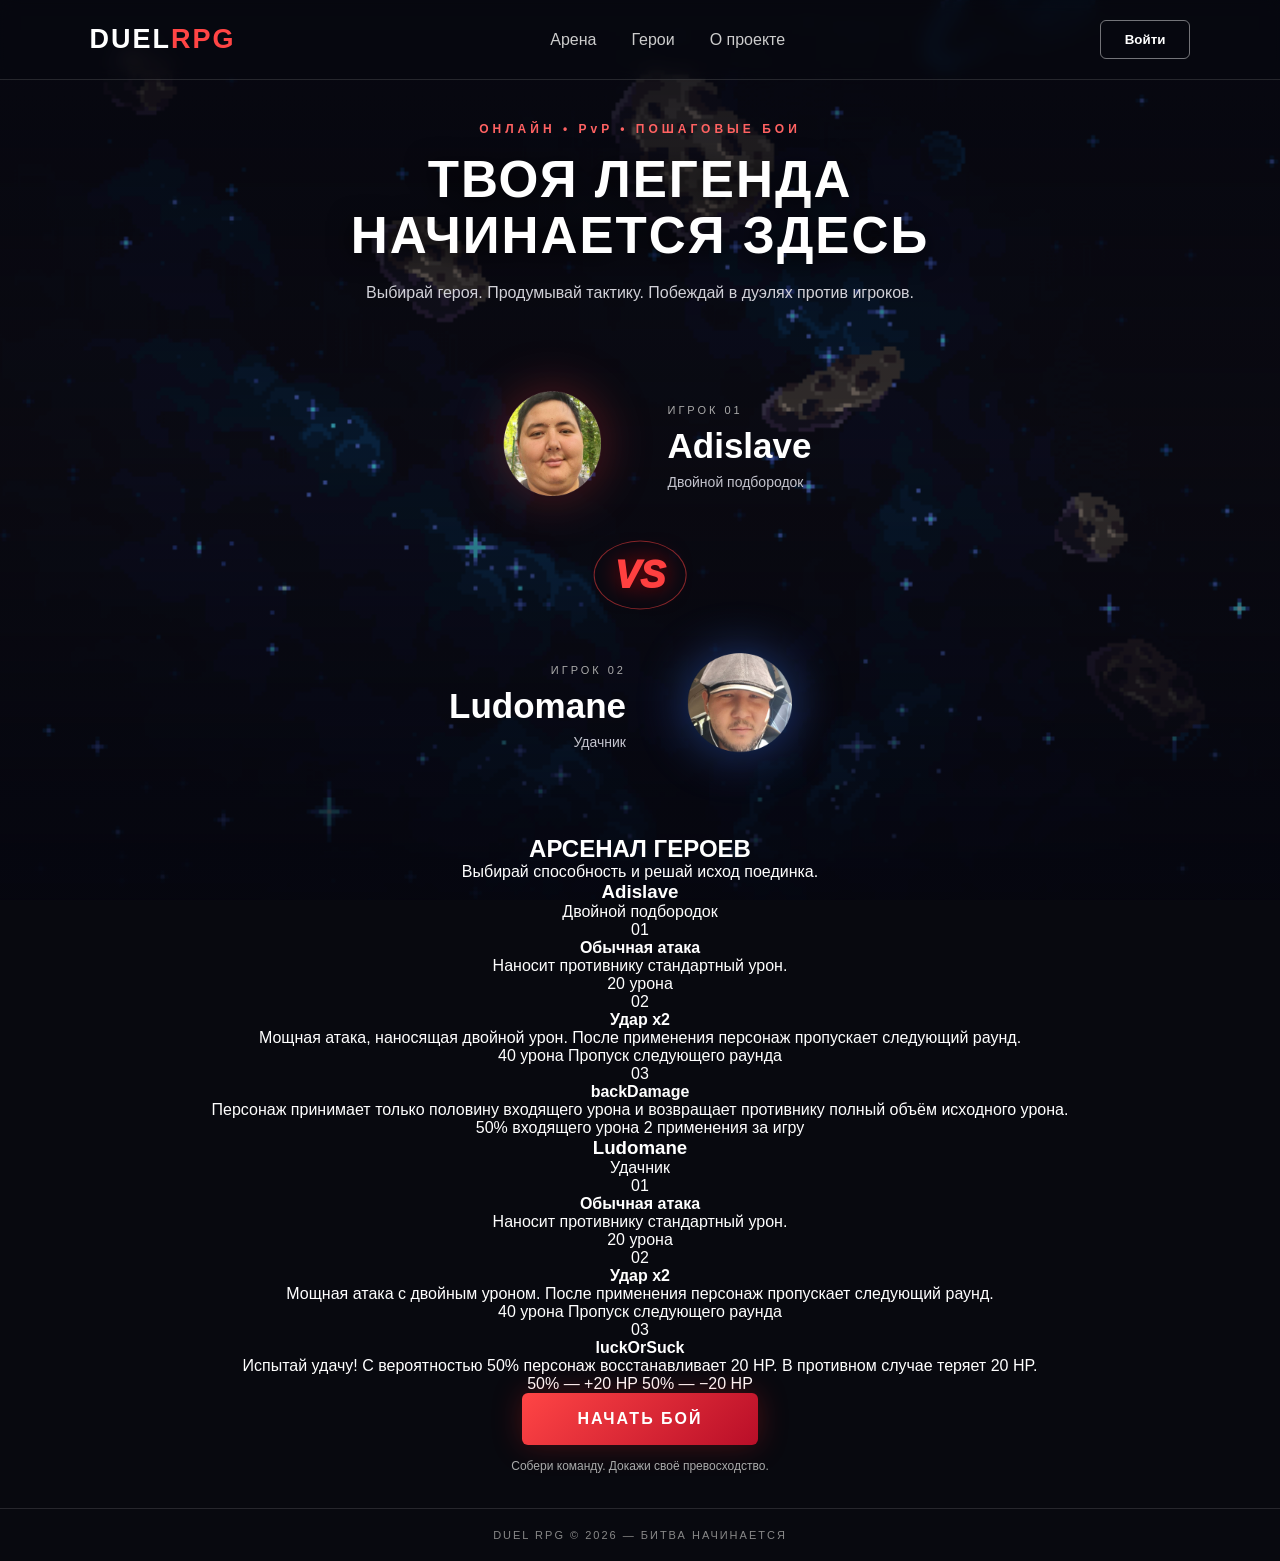
<file: index.html>
<!DOCTYPE html>
<html lang="ru">
<head>
    <meta charset="UTF-8">
    <meta name="viewport" content="width=device-width, initial-scale=1.0">
    <title>DUEL RPG — Арена</title>
    <link rel="stylesheet" href="style.css">
</head>
<body>

    <div class="background"></div>
    <div class="overlay"></div>

    <header class="header">
        <a class="logo" href="#">DUEL<span>RPG</span></a>

        <nav>
            <a href="#arena">Арена</a>
            <a href="#heroes">Герои</a>
            <a href="#about">О проекте</a>
        </nav>

        <button class="login-btn">Войти</button>
    </header>

    <main class="main" id="arena">

        <div class="intro">
            <p class="subtitle">ОНЛАЙН • PvP • ПОШАГОВЫЕ БОИ</p>
            <h1>ТВОЯ ЛЕГЕНДА<br>НАЧИНАЕТСЯ ЗДЕСЬ</h1>
            <p class="description">
                Выбирай героя. Продумывай тактику.
                Побеждай в дуэлях против игроков.
            </p>
        </div>

        <section class="arena" id="heroes">

            <div class="hero hero-top">
                <img src="assets/hero-top.png" alt="Adislave">
                <div class="hero-info">
                    <span class="hero-label">ИГРОК 01</span>
                    <h2>Adislave</h2>
                    <p>Двойной подбородок</p>
                </div>
            </div>

            <div class="versus">VS</div>

            <div class="hero hero-bottom">
                <img src="assets/hero-bottom.png" alt="Ludomane">
                <div class="hero-info">
                    <span class="hero-label">ИГРОК 02</span>
                    <h2>Ludomane</h2>
                    <p>Удачник</p>
                </div>
            </div>

        </section>

        <section class="abilities">
            <h2>АРСЕНАЛ ГЕРОЕВ</h2>
            <p class="section-description">
                Выбирай способность и решай исход поединка.
            </p>

            <div class="ability-columns">

                <div class="ability-group">
                    <h3>Adislave</h3>
                    <p class="ability-subtitle">Двойной подбородок</p>

                    <article class="ability-card">
                        <span class="ability-number">01</span>
                        <h4>Обычная атака</h4>
                        <p>Наносит противнику стандартный урон.</p>
                        <span class="damage">20 урона</span>
                    </article>

                    <article class="ability-card">
                        <span class="ability-number">02</span>
                        <h4>Удар x2</h4>
                        <p>
                            Мощная атака, наносящая двойной урон.
                            После применения персонаж пропускает
                            следующий раунд.
                        </p>
                        <span class="damage">40 урона</span>
                        <span class="penalty">Пропуск следующего раунда</span>
                    </article>

                    <article class="ability-card">
                        <span class="ability-number">03</span>
                        <h4>backDamage</h4>
                        <p>
                            Персонаж принимает только половину
                            входящего урона и возвращает противнику
                            полный объём исходного урона.
                        </p>
                        <span class="damage">50% входящего урона</span>
                        <span class="ability-limit">2 применения за игру</span>
                    </article>
                </div>

                <div class="ability-group">
                    <h3>Ludomane</h3>
                    <p class="ability-subtitle">Удачник</p>

                    <article class="ability-card">
                        <span class="ability-number">01</span>
                        <h4>Обычная атака</h4>
                        <p>Наносит противнику стандартный урон.</p>
                        <span class="damage">20 урона</span>
                    </article>

                    <article class="ability-card">
                        <span class="ability-number">02</span>
                        <h4>Удар x2</h4>
                        <p>
                            Мощная атака с двойным уроном.
                            После применения персонаж пропускает
                            следующий раунд.
                        </p>
                        <span class="damage">40 урона</span>
                        <span class="penalty">Пропуск следующего раунда</span>
                    </article>

                    <article class="ability-card">
                        <span class="ability-number">03</span>
                        <h4>luckOrSuck</h4>
                        <p>
                            Испытай удачу! С вероятностью 50%
                            персонаж восстанавливает 20 HP.
                            В противном случае теряет 20 HP.
                        </p>
                        <span class="healing">50% — +20 HP</span>
                        <span class="damage">50% — −20 HP</span>
                    </article>
                </div>

            </div>
        </section>

        
<div class="actions">
    
<button class="play-btn" onclick="window.location.href='room.html'">
    НАЧАТЬ БОЙ
</button>


    <p>Собери команду. Докажи своё превосходство.</p>
</div>


    </main>

    <footer id="about">
        DUEL RPG © 2026 — БИТВА НАЧИНАЕТСЯ
    </footer>

</body>
</html>
</file>
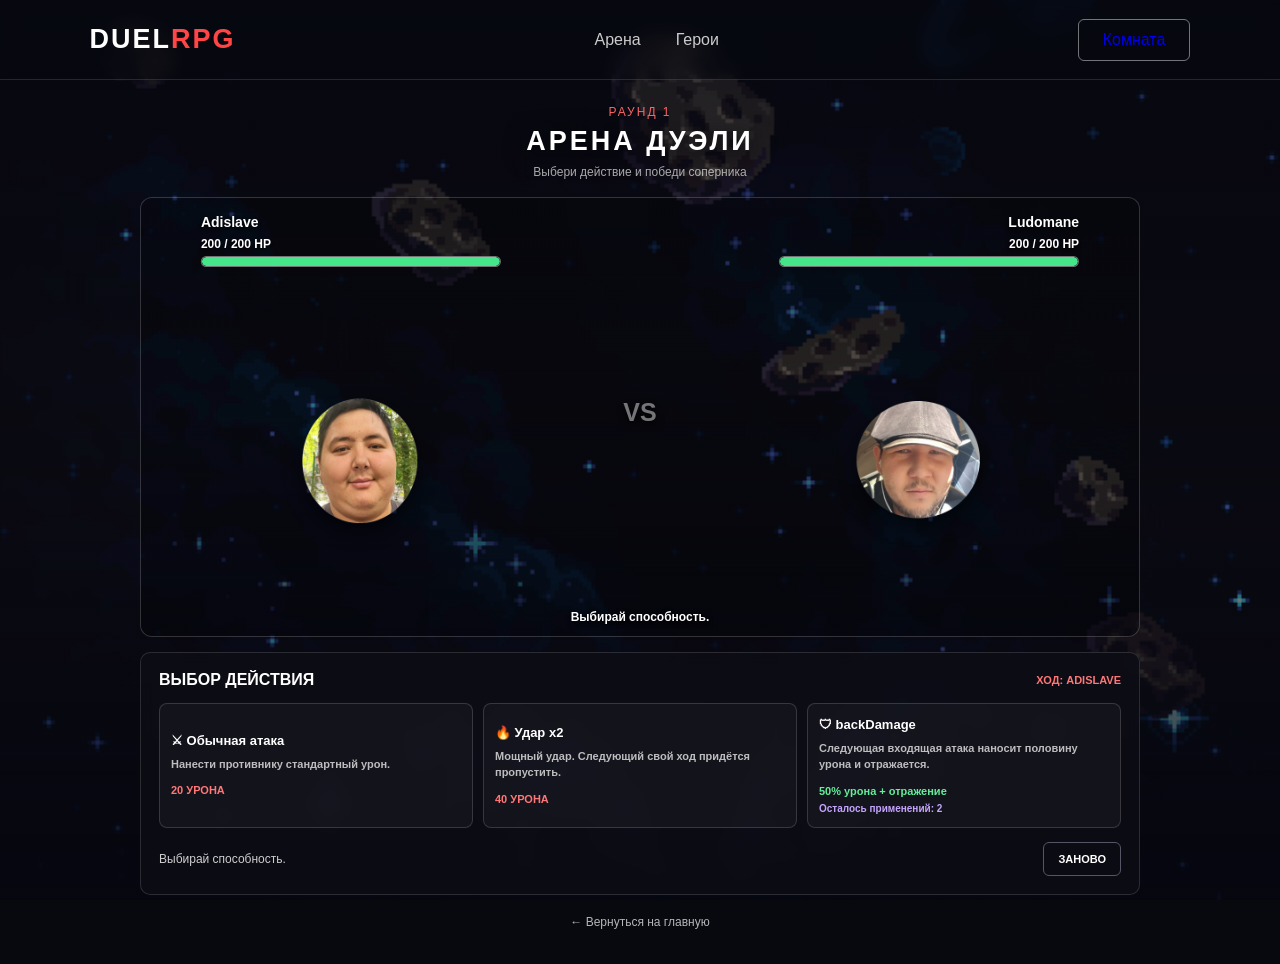
<file: battle.html>
<!DOCTYPE html>
<html lang="ru">
<head>
    <meta charset="UTF-8">
    <meta name="viewport" content="width=device-width, initial-scale=1.0">
    <title>DUEL RPG — Битва</title>
    <link rel="stylesheet" href="style.css">

    <style>
        * {
            box-sizing: border-box;
        }

        body {
            min-height: 100vh;
            margin: 0;
            color: white;
        }

        .battle-page {
            position: relative;
            z-index: 2;
            width: min(1000px, 94%);
            margin: 25px auto 35px;
        }

        .battle-heading {
            text-align: center;
            margin-bottom: 18px;
        }

        .battle-heading h1 {
            font-size: 27px;
            letter-spacing: 3px;
            margin: 8px 0;
        }

        .round-label {
            color: #ff6565;
            font-size: 12px;
            letter-spacing: 2px;
        }

        /* Поле боя */

        .battlefield {
            position: relative;
            height: clamp(290px, 48vw, 440px);
            overflow: hidden;
            border: 1px solid rgba(255,255,255,.18);
            border-radius: 12px;
            background: rgba(0,0,0,.16);
        }

        .battle-ground {
            position: absolute;
            inset: 0;
            background: linear-gradient(
                to bottom,
                rgba(5,5,12,.04) 45%,
                rgba(5,5,12,.35) 100%
            );
            pointer-events: none;
        }

        .battle-hud {
            position: absolute;
            top: 16px;
            left: 50%;
            transform: translateX(-50%);
            width: 88%;
            display: flex;
            justify-content: space-between;
            align-items: flex-start;
            gap: 20px;
            z-index: 3;
        }

        .fighter-hud {
            width: 42%;
            max-width: 300px;
        }

        .fighter-hud.right {
            text-align: right;
        }

        .fighter-name {
            font-size: 14px;
            font-weight: 800;
            margin-bottom: 7px;
            text-shadow: 0 2px 5px #000;
        }

        .hp-numbers {
            font-size: 12px;
            font-weight: bold;
            margin-bottom: 5px;
            text-shadow: 0 2px 4px #000;
        }

        .hp-track {
            height: 11px;
            background: rgba(0,0,0,.8);
            border: 1px solid rgba(255,255,255,.45);
            border-radius: 10px;
            overflow: hidden;
        }

        .hp-fill {
            width: 100%;
            height: 100%;
            background: #45e58a;
            border-radius: 10px;
            transition: width .3s ease, background .3s ease;
        }

        .fighter-hud.right .hp-fill {
            margin-left: auto;
        }

        .fighter {
            position: absolute;
            bottom: 7%;
            width: 34%;
            height: 65%;
            display: flex;
            align-items: flex-end;
            justify-content: center;
            z-index: 2;
            transition: filter .15s;
        }

        .fighter.left {
            left: 5%;
        }

        .fighter.right {
            right: 5%;
        }

        .fighter img {
            display: block;
            max-width: 100%;
            max-height: 100%;
            width: 100%;
            height: 100%;
            object-fit: contain;
            object-position: center bottom;
            filter: drop-shadow(0 8px 9px rgba(0,0,0,.55));
        }

        .fighter.hit {
            filter: brightness(2) sepia(1) saturate(5);
        }

        .fighter.attack-left {
            animation: attackLeft .35s ease;
        }

        .fighter.attack-right {
            animation: attackRight .35s ease;
        }

        @keyframes attackLeft {
            50% { transform: translateX(35px); }
        }

        @keyframes attackRight {
            50% { transform: translateX(-35px); }
        }

        /* Снаряд */

        .projectile {
            position: absolute;
            z-index: 5;
            width: 55px;
            height: 55px;
            object-fit: contain;
            pointer-events: none;
            display: none;
            filter: drop-shadow(0 0 9px rgba(255,80,50,.8));
        }

        .projectile.fly {
            display: block;
            animation: projectileFly .42s linear forwards;
        }

        @keyframes projectileFly {
            from {
                left: var(--start-x);
                top: var(--start-y);
                transform: rotate(0deg) scale(.7);
            }
            to {
                left: var(--end-x);
                top: var(--end-y);
                transform: rotate(360deg) scale(1.1);
            }
        }

        .battle-vs {
            position: absolute;
            top: 49%;
            left: 50%;
            transform: translate(-50%, -50%);
            font-size: 25px;
            font-weight: 900;
            color: rgba(255,255,255,.45);
            text-shadow: 0 2px 10px #000;
        }

        .battle-message {
            position: absolute;
            left: 50%;
            bottom: 12px;
            transform: translateX(-50%);
            width: 90%;
            text-align: center;
            font-size: 12px;
            font-weight: bold;
            text-shadow: 0 2px 5px #000;
            z-index: 6;
        }

        /* Панель действий */

        .battle-panel {
            margin-top: 15px;
            padding: 18px;
            border: 1px solid rgba(255,255,255,.13);
            border-radius: 10px;
            background: rgba(13,13,21,.88);
            backdrop-filter: blur(8px);
        }

        .turn-heading {
            display: flex;
            justify-content: space-between;
            align-items: center;
            gap: 10px;
            margin-bottom: 14px;
        }

        .turn-heading h2 {
            font-size: 16px;
            margin: 0;
        }

        .turn-badge {
            color: #ff7777;
            font-size: 11px;
            font-weight: bold;
        }

        .action-grid {
            display: grid;
            grid-template-columns: repeat(3, minmax(0, 1fr));
            gap: 10px;
        }

        .action-card {
            min-width: 0;
            min-height: 112px;
            padding: 13px 11px;
            text-align: left;
            color: white;
            background: rgba(255,255,255,.035);
            border: 1px solid rgba(255,255,255,.15);
            border-radius: 8px;
            cursor: pointer;
            transition: .2s;
        }

        .action-card:hover:not(:disabled) {
            border-color: #ff4141;
            background: rgba(255,65,65,.09);
            transform: translateY(-2px);
        }

        .action-card:disabled {
            opacity: .4;
            cursor: not-allowed;
        }

        .action-card strong {
            display: block;
            font-size: 13px;
            margin-bottom: 8px;
        }

        .action-card p {
            font-size: 11px;
            line-height: 1.5;
            opacity: .72;
            margin: 0 0 10px;
        }

        .action-damage {
            color: #ff7777;
            font-size: 11px;
            font-weight: bold;
        }

        .action-heal {
            color: #65ef9b;
            font-size: 11px;
            font-weight: bold;
        }

        .action-limit {
            color: #c6a5ff;
            font-size: 10px;
            display: block;
            margin-top: 5px;
        }

        .battle-bottom {
            display: flex;
            justify-content: space-between;
            align-items: center;
            gap: 10px;
            margin-top: 14px;
        }

        .battle-status {
            font-size: 12px;
            line-height: 1.5;
            opacity: .8;
        }

        .reset-btn {
            padding: 10px 14px;
            background: transparent;
            color: white;
            border: 1px solid #555565;
            border-radius: 6px;
            cursor: pointer;
            font-size: 11px;
        }

        .reset-btn:hover {
            border-color: #ff4141;
        }

        .back-home {
            display: block;
            margin: 20px 0;
            text-align: center;
            color: white;
            text-decoration: none;
            font-size: 12px;
            opacity: .7;
        }

        .back-home:hover {
            opacity: 1;
        }

        @media (max-width: 600px) {
            .battle-page {
                margin-top: 15px;
            }

            .battle-heading h1 {
                font-size: 22px;
            }

            .battlefield {
                height: 330px;
            }

            .fighter {
                width: 43%;
                height: 57%;
                bottom: 9%;
            }

            .fighter.left {
                left: 0;
            }

            .fighter.right {
                right: 0;
            }

            .battle-hud {
                width: 92%;
                top: 12px;
                gap: 12px;
            }

            .fighter-name {
                font-size: 12px;
            }

            .hp-track {
                height: 9px;
            }

            .action-grid {
                grid-template-columns: 1fr;
            }

            .action-card {
                min-height: 0;
                padding: 12px;
            }

            .action-card p {
                margin-bottom: 6px;
            }

            .battle-panel {
                padding: 13px;
            }
        }
    </style>
</head>

<body>
    <div class="background"></div>
    <div class="overlay"></div>

    <header class="header">
        <a class="logo" href="index.html">DUEL<span>RPG</span></a>
        <nav>
            <a href="index.html#arena">Арена</a>
            <a href="index.html#heroes">Герои</a>
        </nav>
        <a class="login-btn" href="room.html"
           style="text-decoration:none">Комната</a>
    </header>

    <main class="battle-page">

        <div class="battle-heading">
            <p class="round-label" id="roundLabel">РАУНД 1</p>
            <h1>АРЕНА ДУЭЛИ</h1>
            <p style="font-size:12px;opacity:.65">
                Выбери действие и победи соперника
            </p>
        </div>

        <section class="battlefield" id="battlefield">

            <div class="battle-ground"></div>

            <div class="battle-hud">
                <div class="fighter-hud">
                    <div class="fighter-name">Adislave</div>
                    <div class="hp-numbers" id="hpText1">200 / 200 HP</div>
                    <div class="hp-track">
                        <div class="hp-fill" id="hpBar1"></div>
                    </div>
                </div>

                <div class="fighter-hud right">
                    <div class="fighter-name">Ludomane</div>
                    <div class="hp-numbers" id="hpText2">200 / 200 HP</div>
                    <div class="hp-track">
                        <div class="hp-fill" id="hpBar2"></div>
                    </div>
                </div>
            </div>

            <div class="fighter left" id="fighter1">
                <img src="assets/hero-top.png" alt="Adislave">
            </div>

            <div class="battle-vs">VS</div>

            <div class="fighter right" id="fighter2">
                <img src="assets/hero-bottom.png" alt="Ludomane">
            </div>

            <!-- Путь к твоему изображению снаряда -->
            <img class="projectile"
                 id="projectile"
                 if (attacker === "left") {
    projectile.src = "assets/adislave-projectile.png";
} else {
    projectile.src = "assets/ludomane-projectile.png";
}
                 alt="Снаряд">

            <div class="battle-message" id="battleMessage">
                Adislave, выбери действие!
            </div>
        </section>

        <section class="battle-panel">
            <div class="turn-heading">
                <h2>ВЫБОР ДЕЙСТВИЯ</h2>
                <span class="turn-badge" id="turnBadge">ХОД: ADISLAVE</span>
            </div>

            <div class="action-grid" id="actionGrid">

                <button class="action-card" data-action="normal">
                    <strong>⚔ Обычная атака</strong>
                    <p>Нанести противнику стандартный урон.</p>
                    <span class="action-damage">20 УРОНА</span>
                </button>

                <button class="action-card" data-action="double">
                    <strong>🔥 Удар x2</strong>
                    <p>Мощный удар. Следующий свой ход придётся пропустить.</p>
                    <span class="action-damage">40 УРОНА</span>
                </button>

                <button class="action-card" data-action="special">
                    <strong id="specialTitle">🛡 backDamage</strong>
                    <p id="specialDescription">
                        Получить половину урона и вернуть полный урон.
                    </p>
                    <span class="action-heal" id="specialEffect">
                        Защита и отражение
                    </span>
                    <span class="action-limit" id="specialLimit">
                        Осталось: 2
                    </span>
                </button>

            </div>

            <div class="battle-bottom">
                <div class="battle-status" id="battleStatus">
                    Выбирай способность.
                </div>
                <button class="reset-btn" id="resetButton">
                    ЗАНОВО
                </button>
            </div>
        </section>

        <a class="back-home" href="index.html">
            ← Вернуться на главную
        </a>
    </main>

    <script>
        const initialState = () => ({
            players: [
                {
                    name: "Adislave",
                    hp: 200,
                    maxHp: 200,
                    backUses: 2,
                    guarding: false,
                    skip: false
                },
                {
                    name: "Ludomane",
                    hp: 200,
                    maxHp: 200,
                    backUses: 0,
                    guarding: false,
                    skip: false
                }
            ],
            current: 0,
            round: 1,
            over: false,
            busy: false,
            log: "Выбирай способность."
        });

        let state = initialState();

        const $ = id => document.getElementById(id);

        function render() {
            state.players.forEach((player, i) => {
                const n = i + 1;
                $("hpText" + n).textContent =
                    `${player.hp} / ${player.maxHp} HP`;

                const bar = $("hpBar" + n);
                bar.style.width = (player.hp / player.maxHp * 100) + "%";
                bar.style.background =
                    player.hp > 50 ? "#45e58a" :
                    player.hp > 25 ? "#ffd166" : "#ff4141";
            });

            $("roundLabel").textContent = "РАУНД " + state.round;

            const current = state.players[state.current];
            $("turnBadge").textContent =
                "ХОД: " + current.name.toUpperCase();

            $("battleMessage").textContent = state.log;
            $("battleStatus").textContent = state.log;

            const isAdislave = state.current === 0;

            $("specialTitle").textContent = isAdislave
                ? "🛡 backDamage"
                : "🎲 luckOrSuck";

            $("specialDescription").textContent = isAdislave
                ? "Следующая входящая атака наносит половину урона и отражается."
                : "50% шанс получить +20 HP или потерять 20 HP.";

            $("specialEffect").textContent = isAdislave
                ? "50% урона + отражение"
                : "50% +20 HP / 50% −20 HP";

            $("specialLimit").textContent = isAdislave
                ? "Осталось применений: " + current.backUses
                : "Шанс: 50 на 50";

            document.querySelectorAll(".action-card").forEach(button => {
                button.disabled = state.over || state.busy;
                if (button.dataset.action === "special" &&
                    isAdislave && current.backUses <= 0) {
                    button.disabled = true;
                }
            });

            $("resetButton").disabled = state.busy;
            $("startButton")?.remove();
        }

        function endCheck() {
            const dead = state.players.find(p => p.hp <= 0);
            if (!dead) return false;

            state.over = true;
            const winner = state.players.find(p => p.hp > 0);
            state.log = winner
                ? winner.name + " победил!"
                : "Ничья!";

            document.querySelectorAll(".action-card")
                .forEach(button => button.disabled = true);

            render();
            return true;
        }

        function animateProjectile(fromIndex, callback) {
            const field = $("battlefield");
            const projectile = $("projectile");
            const from = $("fighter" + (fromIndex + 1));
            const to = $("fighter" + (fromIndex === 0 ? 2 : 1));

            const fieldRect = field.getBoundingClientRect();
            const fromRect = from.getBoundingClientRect();
            const toRect = to.getBoundingClientRect();

            const startX = fromRect.left + fromRect.width / 2
                - fieldRect.left - 25;
            const startY = fromRect.top + fromRect.height * .35
                - fieldRect.top - 25;
            const endX = toRect.left + toRect.width / 2
                - fieldRect.left - 25;
            const endY = toRect.top + toRect.height * .35
                - fieldRect.top - 25;

            projectile.style.setProperty("--start-x", startX + "px");
            projectile.style.setProperty("--start-y", startY + "px");
            projectile.style.setProperty("--end-x", endX + "px");
            projectile.style.setProperty("--end-y", endY + "px");

            projectile.classList.remove("fly");
            projectile.style.display = "block";
            void projectile.offsetWidth;
            projectile.classList.add("fly");

            setTimeout(() => {
                projectile.classList.remove("fly");
                projectile.style.display = "none";
                to.classList.add("hit");
                setTimeout(() => to.classList.remove("hit"), 180);
                callback();
            }, 430);
        }

        function attack(action) {
            if (state.over || state.busy) return;

            const attackerIndex = state.current;
            const defenderIndex = attackerIndex === 0 ? 1 : 0;
            const attacker = state.players[attackerIndex];
            const defender = state.players[defenderIndex];

            if (attacker.skip) {
                attacker.skip = false;
                state.log = attacker.name + " пропускает ход после удара x2.";
                nextTurn();
                return;
            }

            if (action === "special" && attackerIndex === 0 &&
                attacker.backUses <= 0) return;

            state.busy = true;

            if (action === "special" && attackerIndex === 0) {
                attacker.backUses--;
                attacker.guarding = true;
                state.log = attacker.name +
                    " активирует backDamage! Следующая атака будет отражена.";
                state.busy = false;
                nextTurn();
                return;
            }

            if (action === "special" && attackerIndex === 1) {
                if (Math.random() < 0.5) {
                    attacker.hp = Math.min(
                        attacker.maxHp, attacker.hp + 20
                    );
                    state.log = "Удача! Ludomane восстанавливает 20 HP.";
                } else {
                    attacker.hp = Math.max(0, attacker.hp - 20);
                    state.log = "Не повезло! Ludomane теряет 20 HP.";
                }

                state.busy = false;
                render();

                if (!endCheck()) nextTurn();
                return;
            }

            const damage = action === "double" ? 40 : 20;
            const fighter = $("fighter" + (attackerIndex + 1));

            fighter.classList.add(
                attackerIndex === 0 ? "attack-left" : "attack-right"
            );

            animateProjectile(attackerIndex, () => {
                fighter.classList.remove("attack-left", "attack-right");

                if (defender.guarding) {
                    defender.guarding = false;
                    defender.hp = Math.max(0,
                        defender.hp - Math.floor(damage / 2));

                    attacker.hp = Math.max(0, attacker.hp - damage);

                    state.log = defender.name +
                        " отражает атаку! Получает половину урона, " +
                        "атакующий получает " + damage + " урона.";
                } else {
                    defender.hp = Math.max(0, defender.hp - damage);
                    state.log = attacker.name + " наносит " +
                        damage + " урона!";
                }

                if (action === "double") {
                    attacker.skip = true;
                }

                state.busy = false;
                render();

                if (!endCheck()) nextTurn();
            });
        }

        function nextTurn() {
            if (state.over) return;

            state.current = state.current === 0 ? 1 : 0;

            if (state.current === 0) {
                state.round++;
            }

            const player = state.players[state.current];

            if (player.skip) {
                state.log = player.name +
                    " пропускает ход после удара x2.";
                render();

                setTimeout(() => {
                    player.skip = false;
                    nextTurn();
                }, 700);

                return;
            }

            render();
        }

        document.querySelectorAll(".action-card").forEach(button => {
            button.addEventListener("click", () => {
                attack(button.dataset.action);
            });
        });

        $("resetButton").addEventListener("click", () => {
            state = initialState();
            $("projectile").classList.remove("fly");
            $("projectile").style.display = "none";
            render();
        });

        render();
    </script>
</body>
</html>
</file>
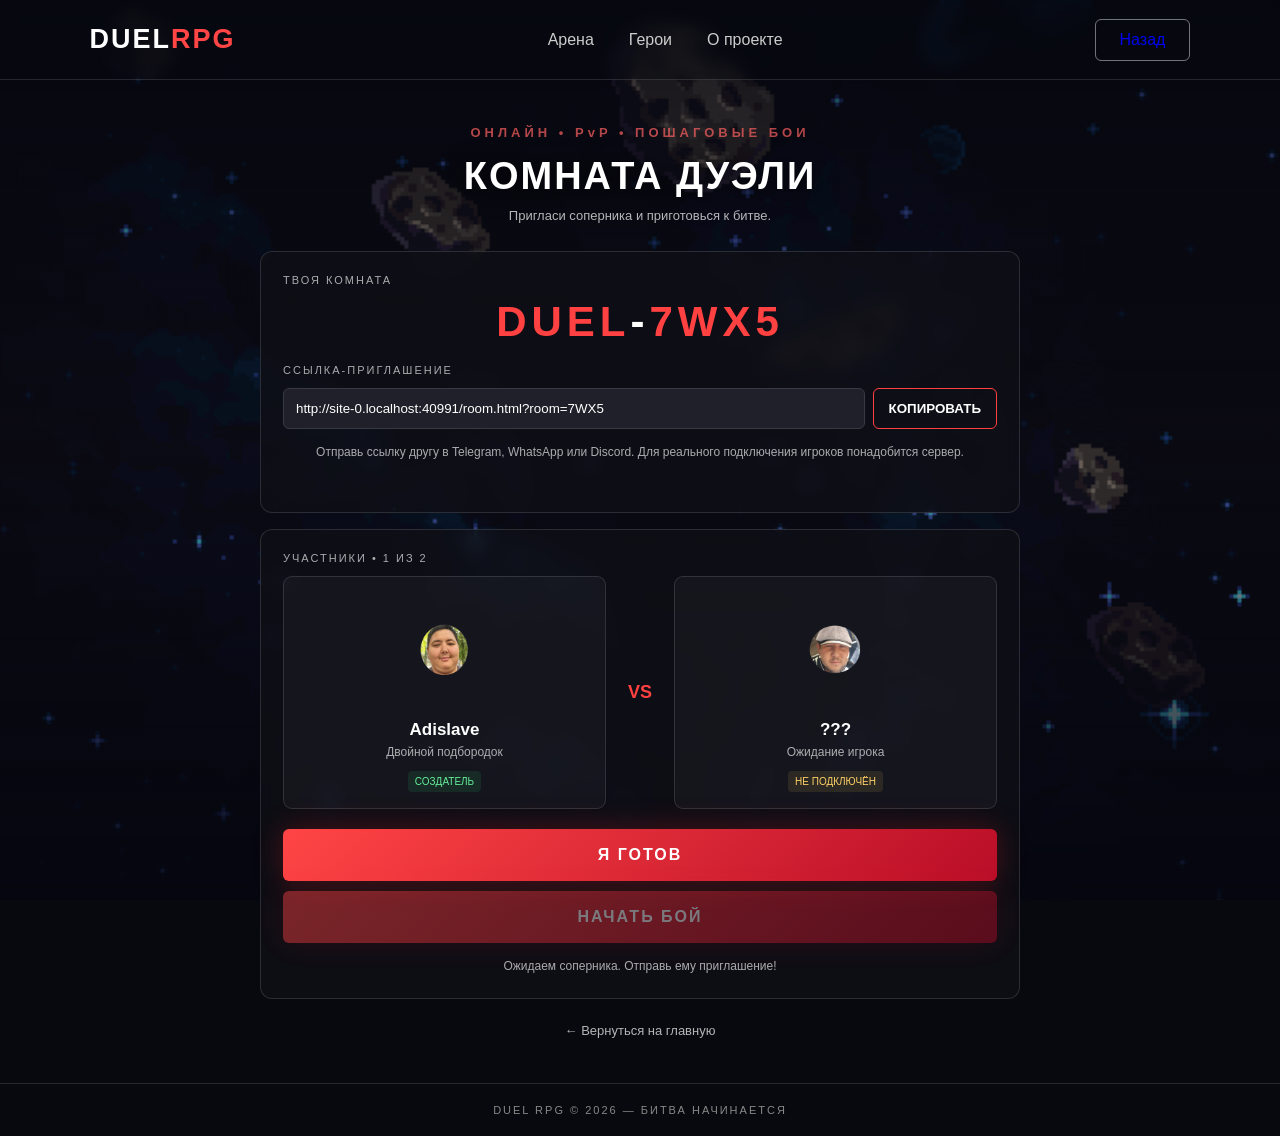
<file: room.html>
<!DOCTYPE html>
<html lang="ru">
<head>
    <meta charset="UTF-8">
    <meta name="viewport" content="width=device-width, initial-scale=1.0">
    <title>DUEL RPG — Комната</title>
    <link rel="stylesheet" href="style.css">

    <style>
        .room-page {
            width: min(760px, 92%);
            margin: 45px auto;
            position: relative;
            z-index: 2;
        }

        .room-heading {
            text-align: center;
            margin-bottom: 28px;
        }

        .room-heading h1 {
            font-size: clamp(26px, 5vw, 38px);
            margin: 10px 0;
        }

        .room-heading p {
            font-size: 13px;
            opacity: .7;
        }

        .room-panel {
            background: rgba(15, 15, 23, .82);
            border: 1px solid rgba(255,255,255,.13);
            border-radius: 12px;
            padding: 22px;
            margin-bottom: 16px;
            backdrop-filter: blur(8px);
        }

        .room-label {
            font-size: 11px;
            letter-spacing: 2px;
            opacity: .65;
            margin-bottom: 12px;
        }

        .room-code {
            font-size: clamp(28px, 7vw, 42px);
            font-weight: 800;
            letter-spacing: 5px;
            text-align: center;
            margin: 12px 0 18px;
        }

        .room-code span {
            color: #ff4141;
        }

        .invite-row {
            display: flex;
            gap: 8px;
        }

        .invite-row input {
            width: 100%;
            min-width: 0;
            padding: 12px;
            color: white;
            background: #20202a;
            border: 1px solid #393943;
            border-radius: 6px;
            outline: none;
        }

        .secondary-btn {
            padding: 11px 15px;
            border: 1px solid #ff4141;
            border-radius: 6px;
            background: transparent;
            color: white;
            font-weight: bold;
            cursor: pointer;
            white-space: nowrap;
        }

        .secondary-btn:hover {
            background: #ff4141;
        }

        .players {
            display: grid;
            grid-template-columns: 1fr 44px 1fr;
            align-items: center;
            gap: 12px;
        }

        .player-card {
            min-width: 0;
            text-align: center;
            padding: 16px 10px;
            background: rgba(255,255,255,.035);
            border: 1px solid rgba(255,255,255,.12);
            border-radius: 9px;
        }

        .player-card img {
            width: 100%;
            max-width: 120px;
            height: 115px;
            object-fit: contain;
        }

        .player-card h3 {
            font-size: 17px;
            margin: 8px 0 5px;
            overflow-wrap: anywhere;
        }

        .player-card p {
            font-size: 12px;
            opacity: .65;
            margin: 5px 0;
        }

        .player-status {
            display: inline-block;
            font-size: 10px;
            color: #ffd166;
            background: rgba(255,209,102,.1);
            border-radius: 4px;
            padding: 5px 7px;
            margin-top: 7px;
        }

        .player-status.ready {
            color: #65ef9b;
            background: rgba(50,220,120,.1);
        }

        .vs-mark {
            text-align: center;
            color: #ff4141;
            font-weight: 900;
            font-size: 18px;
        }

        .room-actions {
            display: flex;
            flex-direction: column;
            gap: 10px;
            margin-top: 20px;
        }

        .room-actions button {
            width: 100%;
        }

        .room-note {
            text-align: center;
            font-size: 12px;
            line-height: 1.6;
            opacity: .65;
            margin: 14px 0 0;
        }

        .room-message {
            min-height: 18px;
            text-align: center;
            font-size: 12px;
            color: #65ef9b;
            margin-top: 10px;
        }

        .back-link {
            display: block;
            text-align: center;
            margin: 24px 0;
            color: white;
            text-decoration: none;
            font-size: 13px;
            opacity: .7;
        }

        .back-link:hover {
            opacity: 1;
        }

        @media (max-width: 480px) {
            .room-page {
                margin: 25px auto;
            }

            .room-panel {
                padding: 15px;
            }

            .players {
                grid-template-columns: minmax(0, 1fr) 25px minmax(0, 1fr);
                gap: 5px;
            }

            .player-card {
                padding: 12px 5px;
            }

            .player-card img {
                height: 85px;
            }

            .player-card h3 {
                font-size: 14px;
            }

            .invite-row {
                flex-direction: column;
            }

            .room-code {
                letter-spacing: 3px;
            }
        }
    </style>
</head>

<body>
    <div class="background"></div>
    <div class="overlay"></div>

    <header class="header">
        <a class="logo" href="index.html">DUEL<span>RPG</span></a>

        <nav>
            <a href="index.html#arena">Арена</a>
            <a href="index.html#heroes">Герои</a>
            <a href="index.html#about">О проекте</a>
        </nav>

        <a href="index.html" class="login-btn"
           style="text-decoration:none">Назад</a>
    </header>

    <main class="room-page">
        <div class="room-heading">
            <p class="subtitle">ОНЛАЙН • PvP • ПОШАГОВЫЕ БОИ</p>
            <h1>КОМНАТА ДУЭЛИ</h1>
            <p>Пригласи соперника и приготовься к битве.</p>
        </div>

        <section class="room-panel">
            <div class="room-label">ТВОЯ КОМНАТА</div>

            <div class="room-code">
                <span id="codePart1">DUEL</span>-<span id="codePart2">----</span>
            </div>

            <div class="room-label">ССЫЛКА-ПРИГЛАШЕНИЕ</div>

            <div class="invite-row">
                <input id="inviteLink" type="text" readonly>
                <button class="secondary-btn" id="copyButton">
                    КОПИРОВАТЬ
                </button>
            </div>

            <p class="room-note">
                Отправь ссылку другу в Telegram, WhatsApp или Discord.
                Для реального подключения игроков понадобится сервер.
            </p>

            <div class="room-message" id="copyMessage"></div>
        </section>

        <section class="room-panel">
            <div class="room-label">УЧАСТНИКИ • 1 ИЗ 2</div>

            <div class="players">
                <div class="player-card">
                    <img src="assets/hero-top.png" alt="Adislave">
                    <h3>Adislave</h3>
                    <p>Двойной подбородок</p>
                    <span class="player-status ready" id="hostStatus">
                        СОЗДАТЕЛЬ
                    </span>
                </div>

                <div class="vs-mark">VS</div>

                <div class="player-card">
                    <img src="assets/hero-bottom.png" alt="Соперник">
                    <h3 id="guestName">???</h3>
                    <p>Ожидание игрока</p>
                    <span class="player-status" id="guestStatus">
                        НЕ ПОДКЛЮЧЁН
                    </span>
                </div>
            </div>

            <div class="room-actions">
                <button class="play-btn" id="readyButton">
                    Я ГОТОВ
                </button>

                <button class="play-btn" id="startButton"
                        disabled style="opacity:.45; cursor:not-allowed">
                    НАЧАТЬ БОЙ
                </button>
            </div>

            <p class="room-note" id="roomStatus">
                Ожидаем соперника. Отправь ему приглашение!
            </p>
        </section>

        <a href="index.html" class="back-link">
            ← Вернуться на главную
        </a>
    </main>

    <footer>
        DUEL RPG © 2026 — БИТВА НАЧИНАЕТСЯ
    </footer>

    <script>
        const params = new URLSearchParams(window.location.search);
        let roomCode = params.get("room");

        if (!roomCode) {
            roomCode = Math.random().toString(36)
                .substring(2, 6).toUpperCase();
        }

        document.getElementById("codePart2").textContent = roomCode;

        const inviteLink = document.getElementById("inviteLink");
        inviteLink.value =
            window.location.origin +
            window.location.pathname +
            "?room=" + encodeURIComponent(roomCode);

        document.getElementById("copyButton").addEventListener("click", async () => {
            try {
                await navigator.clipboard.writeText(inviteLink.value);
                document.getElementById("copyMessage").textContent =
                    "Ссылка скопирована!";
            } catch {
                inviteLink.select();
                document.execCommand("copy");
                document.getElementById("copyMessage").textContent =
                    "Попробуй скопировать ссылку вручную.";
            }
        });

        let isReady = false;

        document.getElementById("readyButton").addEventListener("click", () => {
            isReady = !isReady;

            const button = document.getElementById("readyButton");
            const status = document.getElementById("hostStatus");

            button.textContent = isReady ? "НЕ ГОТОВ" : "Я ГОТОВ";
            status.textContent = isReady ? "ГОТОВ" : "СОЗДАТЕЛЬ";
            status.classList.toggle("ready", isReady);

            document.getElementById("roomStatus").textContent = isReady
                ? "Ты готов. Теперь нужен второй игрок."
                : "Ты отменил готовность.";
        });

        document.getElementById("startButton").addEventListener("click", () => {
            alert("Игровой сервер подключим позже!");
        });
    </script>
</body>
</html>
</file>
<file: style.css>
* {
    margin: 0;
    padding: 0;
    box-sizing: border-box;
}

html {
    scroll-behavior: smooth;
}

body {
    min-height: 100vh;
    background: #08090f;
    color: white;
    font-family: Arial, sans-serif;
    overflow-x: hidden;
    position: relative;
}

.background {
    position: fixed;
    inset: 0;
    background: url("assets/background.gif") center / cover no-repeat;
    z-index: -2;
}

.overlay {
    position: fixed;
    inset: 0;
    background: linear-gradient(
        180deg,
        rgba(5, 6, 15, 0.75),
        rgba(5, 6, 15, 0.35),
        rgba(5, 6, 15, 0.92)
    );
    z-index: -1;
}

.header {
    height: 80px;
    padding: 0 7%;
    display: flex;
    align-items: center;
    justify-content: space-between;
    border-bottom: 1px solid #ffffff20;
    background: #08090f55;
    backdrop-filter: blur(8px);
}

.logo {
    color: white;
    text-decoration: none;
    font-size: 27px;
    font-weight: 900;
    letter-spacing: 2px;
}

.logo span {
    color: #ff4545;
}

nav {
    display: flex;
    gap: 35px;
}

nav a {
    color: #ccc;
    text-decoration: none;
    transition: color 0.2s;
}

nav a:hover {
    color: #ff4545;
}

button {
    cursor: pointer;
    font-weight: bold;
    color: white;
}

.login-btn {
    background: transparent;
    border: 1px solid #ffffff70;
    padding: 11px 24px;
    border-radius: 6px;
}

.main {
    width: min(1100px, 90%);
    margin: 0 auto;
    text-align: center;
}

.intro {
    padding-top: 42px;
}

.subtitle {
    color: #ff6262;
    font-size: 12px;
    font-weight: bold;
    letter-spacing: 4px;
    margin-bottom: 16px;
}

h1 {
    font-size: clamp(30px, 4vw, 52px);
    line-height: 1.1;
    letter-spacing: 2px;
    text-shadow: 0 4px 25px #000;
}

.description {
    margin-top: 15px;
    color: #d1d1d8;
    line-height: 1.6;
}

.arena {
    position: relative;
    width: 100%;
    max-width: 850px;
    height: 520px;
    margin: 10px auto 0;
}

.hero {
    position: absolute;
    width: 100%;
    height: 50%;
    display: flex;
    align-items: center;
    justify-content: center;
    gap: 25px;
}

.hero-top {
    top: 0;
    flex-direction: row;
}

.hero-bottom {
    bottom: 0;
    flex-direction: row-reverse;
}

.hero img {
    height: 240px;
    max-width: 45%;
    object-fit: contain;
    filter: drop-shadow(0 0 25px #ff353550);
    transition: transform 0.3s;
}

.hero img:hover {
    transform: scale(1.06);
}

.hero-bottom img {
    filter: drop-shadow(0 0 25px #3c7bff70);
}

.hero-info {
    text-align: left;
    min-width: 150px;
}

.hero-bottom .hero-info {
    text-align: right;
}

.hero-label {
    color: #aaa;
    font-size: 11px;
    letter-spacing: 3px;
}

.hero-info h2 {
    font-size: 35px;
    margin: 8px 0;
}

.hero-info p {
    color: #c4c4ce;
    font-size: 14px;
}

.versus {
    position: absolute;
    z-index: 2;
    top: 50%;
    left: 50%;
    transform: translate(-50%, -50%);
    font-size: 38px;
    font-weight: 1000;
    font-style: italic;
    color: #ff4040;
    text-shadow: 0 0 25px #ff000099;
    background: #090a12bb;
    border: 1px solid #ff454580;
    padding: 12px 20px;
    border-radius: 50%;
}

.actions {
    padding-bottom: 35px;
}

.play-btn {
    background: linear-gradient(135deg, #ff4545, #b90e28);
    border: none;
    border-radius: 6px;
    padding: 17px 55px;
    font-size: 16px;
    letter-spacing: 2px;
    box-shadow: 0 0 30px #ff252540;
    transition: transform 0.2s, box-shadow 0.2s;
}

.play-btn:hover {
    transform: translateY(-3px);
    box-shadow: 0 0 40px #ff252580;
}

.actions p {
    color: #aaa;
    font-size: 12px;
    margin-top: 14px;
}

footer {
    text-align: center;
    padding: 20px;
    border-top: 1px solid #ffffff20;
    color: #888;
    font-size: 11px;
    letter-spacing: 2px;
}

@media (max-width: 600px) {
    .header {
        padding: 0 5%;
        height: 65px;
    }

    nav {
        display: none;
    }

    .intro {
        padding-top: 35px;
    }

    .arena {
        height: 430px;
    }

    .hero {
        gap: 10px;
    }

    .hero img {
        height: 180px;
        max-width: 48%;
    }

    .hero-info {
        min-width: 0;
    }

    .hero-info h2 {
        font-size: 23px;
    }

    .hero-info p {
        font-size: 11px;
    }

    .hero-label {
        font-size: 9px;
        letter-spacing: 1px;
    }

    .versus {
        font-size: 27px;
        padding: 9px 14px;
    }

    .play-btn {
        padding: 16px 35px;
    }
}
</file>
